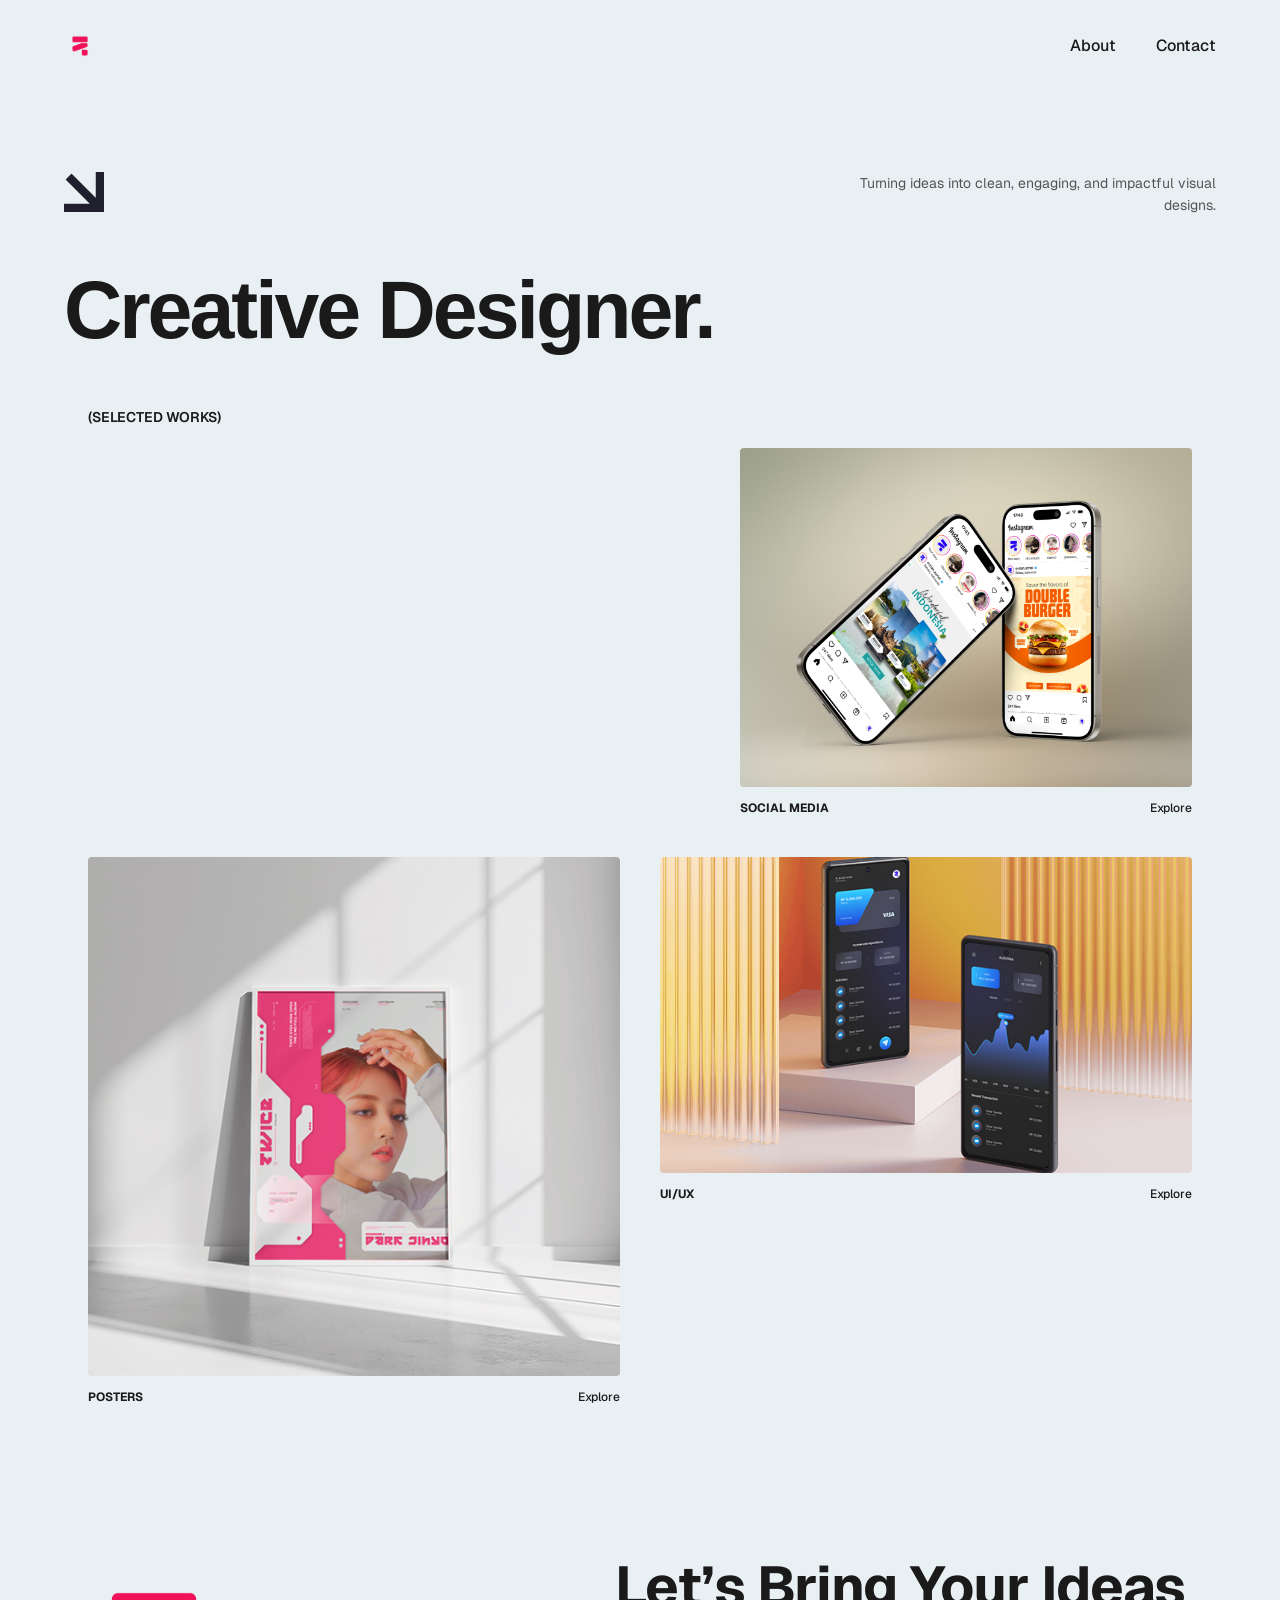
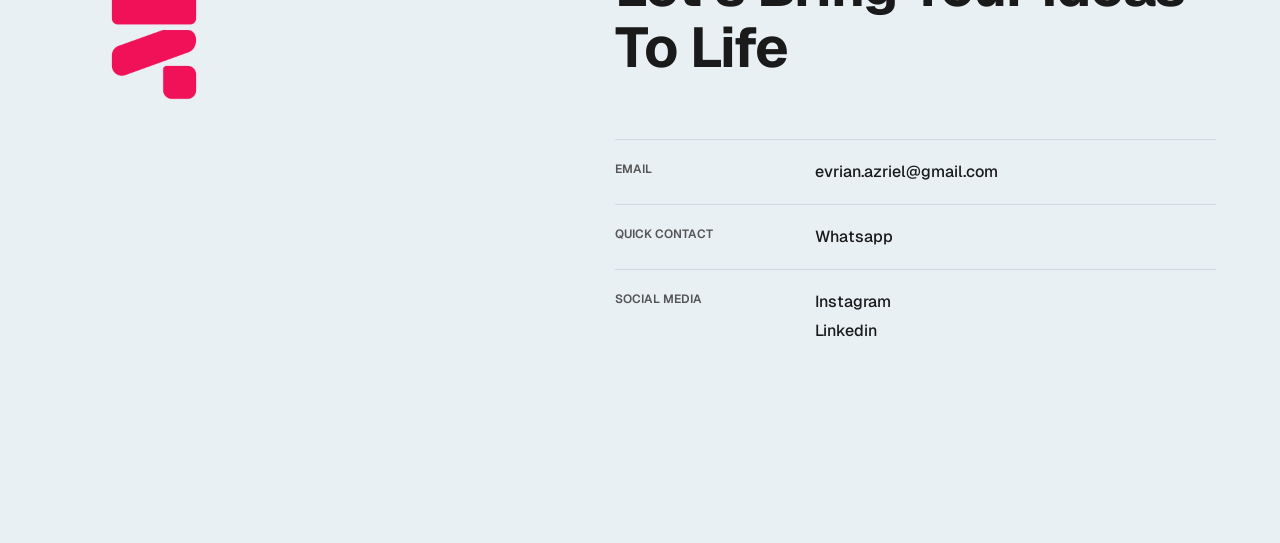
<file: index.html>
<!DOCTYPE html>
<html lang="id">
<head>
    <meta charset="UTF-8">
    <meta name="viewport" content="width=device-width, initial-scale=1.0">
    <title>Portfolio - Creative Designer</title>
    <link rel="stylesheet" href="global.css">
    <link rel="stylesheet" href="style.css">
</head>
<body>

    <header class="container">
        <nav class="navbar">
            <div class="logo">
                <img src="assets/logo.png" alt="Logo">
            </div>
            <ul class="nav-links">
                <li><a href="about.html">About</a></li>
                <li><a href="#">Contact</a></li>
            </ul>
        </nav>
    </header>

    <main class="container">
        <section class="hero">
            <div class="hero-top">
                <img src="assets/arrow-down.png" alt="Arrow" class="hero-arrow">
                <p class="hero-desc">
                    Turning ideas into clean, engaging, and impactful visual designs.
                </p>
            </div>
            <h1 class="hero-title">Creative Designer.</h1>
        </section>

        <h2 class="section-label container">(SELECTED WORKS)</h2>
        
        <section class="works container">
            <div class="work-item social-media">
                <div class="work-image">
                    <img src="assets/social-media.png" alt="Social Media">
                </div>
                <div class="work-info">
                    <span>SOCIAL MEDIA</span>
                    <a href="sosmed.html" class="explore">Explore</a>
                </div>
            </div>

            <div class="work-item posters">
                <div class="work-image">
                    <img src="assets/posters.png" alt="Posters">
                </div>
                <div class="work-info">
                    <span>POSTERS</span>
                    <a href="poster.html" class="explore">Explore</a>
                </div>
            </div>

            <div class="work-item uiux">
                <div class="work-image">
                    <img src="assets/uiux.png" alt="UI/UX">
                </div>
                <div class="work-info">
                    <span>UI/UX</span>
                    <a href="uiux.html" class="explore">Explore</a>
                </div>
            </div>
        </section>
    </main>

    
    <footer class="footer container">
        <div class="footer-content">
            <!-- Logo besar di sebelah kiri -->
            <div class="footer-left">
                <img src="assets/logo-large.png" alt="Logo" class="large-footer-logo">
            </div>
            
            <!-- Informasi kontak di sebelah kanan -->
            <div class="footer-right">
                <h2 class="footer-heading">Let’s Bring Your Ideas To Life</h2>
                
                <div class="contact-grid">
                    <div class="contact-item">
                        <span class="contact-label">EMAIL</span>
                        <a href="mailto:evrian.azriel@gmail.com" class="contact-value">evrian.azriel@gmail.com</a>
                    </div>
                    
                    <div class="contact-item">
                        <span class="contact-label">QUICK CONTACT</span>
                        <a href="http://wa.me/628211223562" class="contact-value">Whatsapp</a>
                    </div>
                    
                    <div class="contact-item">
                        <span class="contact-label">SOCIAL MEDIA</span>
                        <div class="social-group">
                            <a href="https://www.instagram.com/evrianazriel/" class="contact-value">Instagram</a>
                            <a href="https://www.linkedin.com/in/evrian-azriel-faisal-a718a0289" class="contact-value">Linkedin</a>
                        </div>
                    </div>
                </div>
            </div>
        </div>
    </footer>


</body>
</html>
</file>
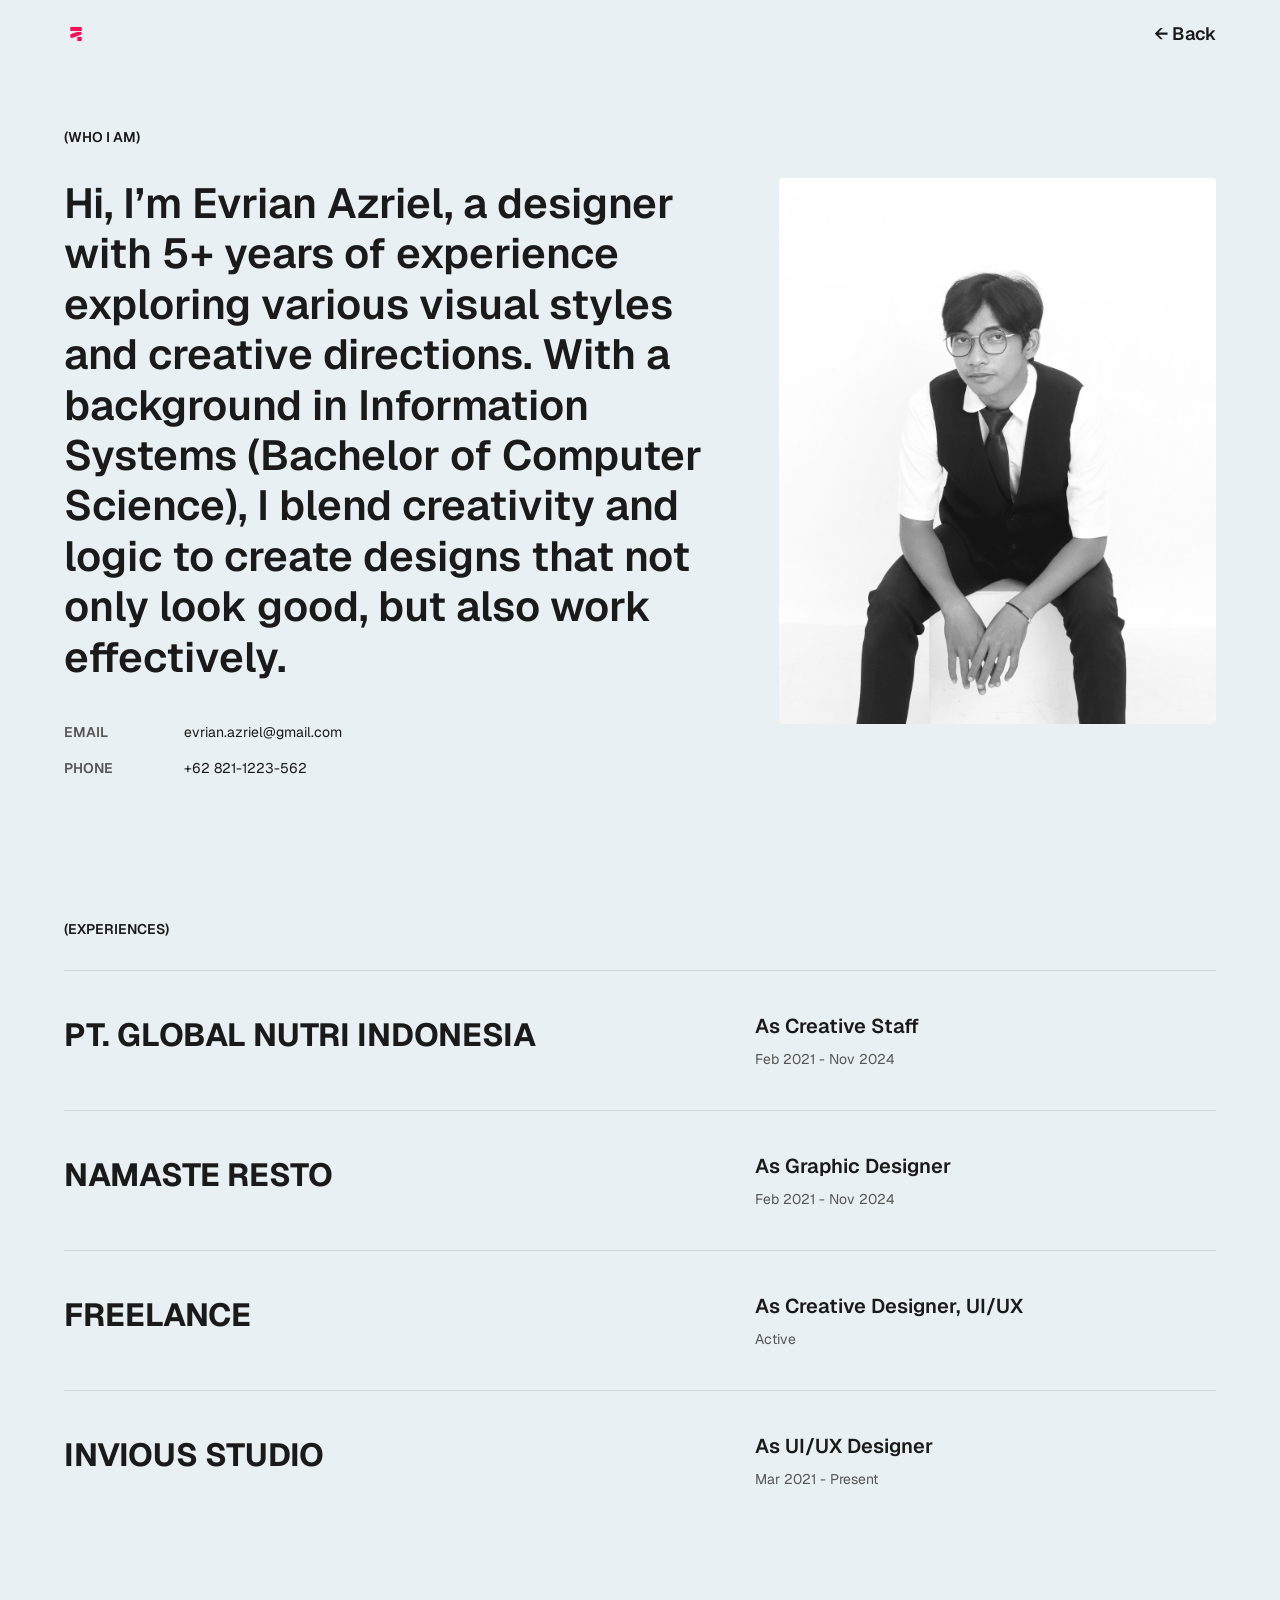
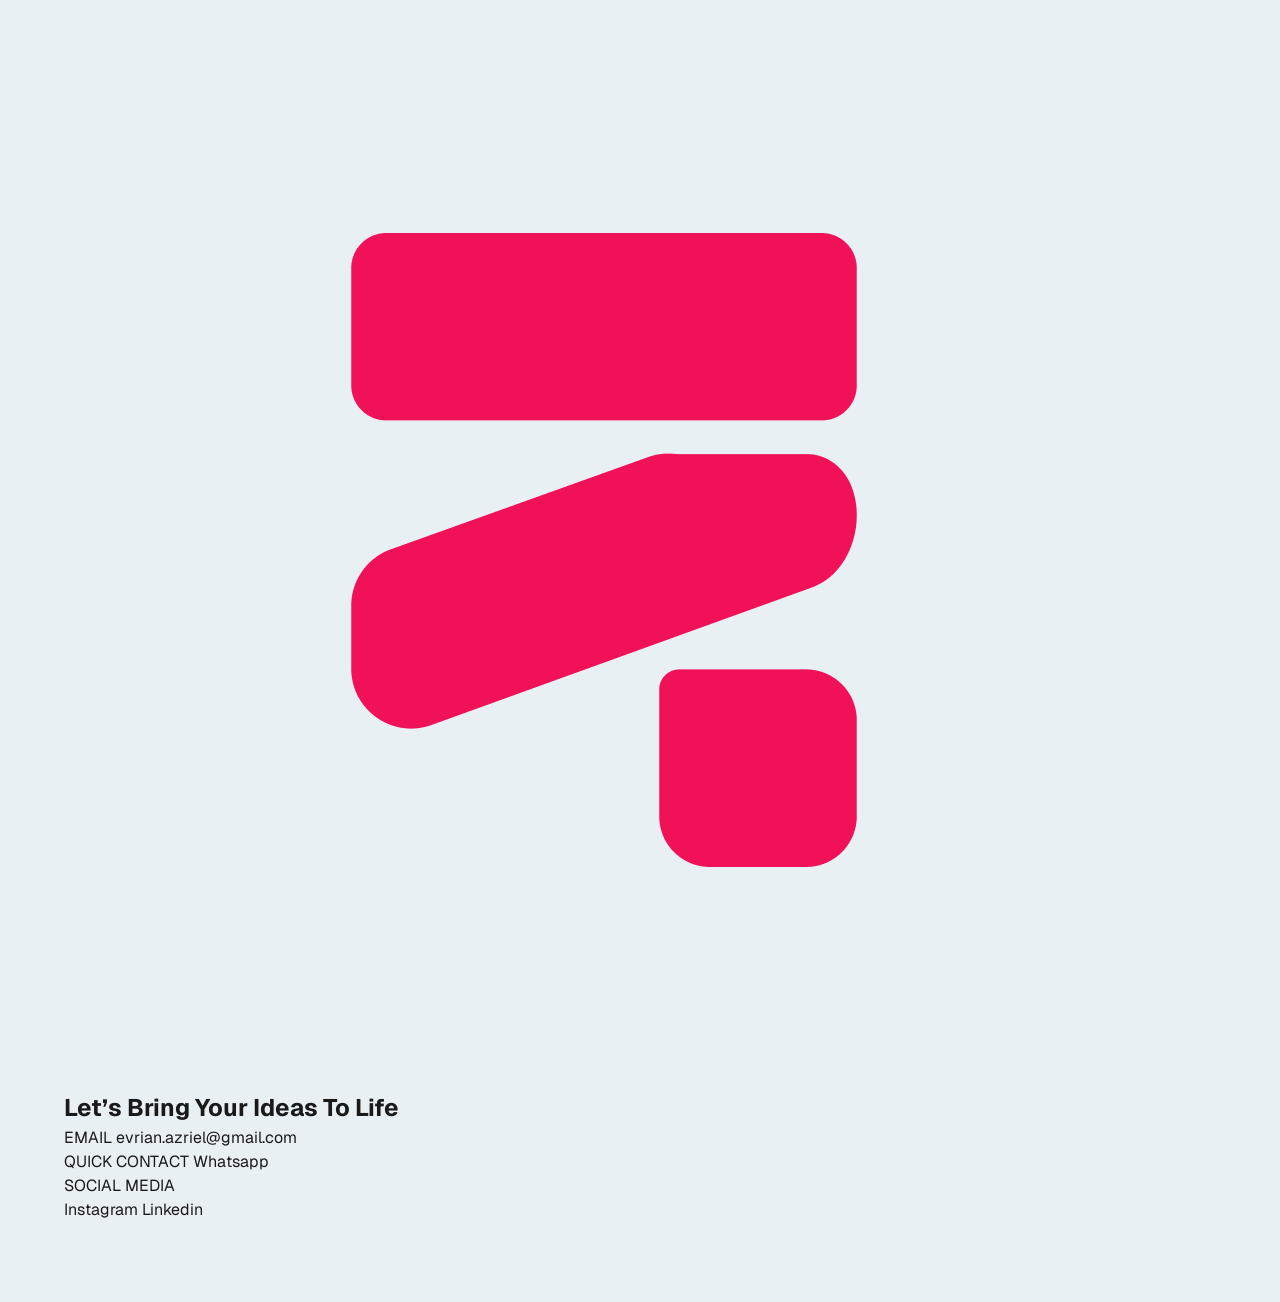
<file: about.html>
<!DOCTYPE html>
<html lang="id">
<head>
    <meta charset="UTF-8">
    <meta name="viewport" content="width=device-width, initial-scale=1.0">
    <title>About - Creative Designer</title>
    <link rel="stylesheet" href="global.css">
    <link rel="stylesheet" href="about.css">
</head>
<body>

    <header class="container">
        <nav class="navbar">
            <div class="logo">
                <img src="assets/logo.png" alt="Logo">
            </div>
            <ul class="nav-links">
                <!-- Nav Contact dihapus, hanya ada tombol Back -->
                <li><a href="index.html" class="back-btn">← Back</a></li>
            </ul>
        </nav>
    </header>

    <main class="container">
        <section class="who-i-am">
            <span class="section-label">(WHO I AM)</span>
            <div class="intro-grid">
                <div class="intro-text">
                    <h1 class="main-intro">
                        Hi, I’m Evrian Azriel, a designer with 5+ years of experience
exploring various visual styles and creative directions.
With a background in Information Systems (Bachelor of Computer
Science), I blend creativity and logic to create designs that
not only look good, but also work effectively.

                    </h1>
                    <div class="personal-info">
                        <div class="info-row">
                            <span class="info-label">EMAIL</span>
                            <a href="mailto:evrian.azriel@gmail.com">evrian.azriel@gmail.com</a>
                        </div>
                        <div class="info-row">
                            <span class="info-label">PHONE</span>
                            <span>+62 821-1223-562</span>
                        </div>
                    </div>
                </div>
                <div class="intro-image">
                    <img src="assets/profile.png" alt="Profile Photo">
                </div>
            </div>
        </section>

        <section class="experiences">
            <span class="section-label">(EXPERIENCES)</span>
            <div class="experience-list">
                <div class="exp-item">
                    <h2 class="company">PT. GLOBAL NUTRI INDONESIA</h2>
                    <div class="role-details">
                        <span class="role">As Creative Staff</span>
                        <span class="period">Feb 2021 - Nov 2024</span>
                    </div>
                </div>
                <div class="exp-item">
                    <h2 class="company">NAMASTE RESTO</h2>
                    <div class="role-details">
                        <span class="role">As Graphic Designer</span>
                        <span class="period">Feb 2021 - Nov 2024</span>
                    </div>
                </div>
                <div class="exp-item">
                    <h2 class="company">FREELANCE</h2>
                    <div class="role-details">
                        <span class="role">As Creative Designer, UI/UX</span>
                        <span class="period">Active</span>
                    </div>
                </div>
                <div class="exp-item">
                    <h2 class="company">INVIOUS STUDIO</h2>
                    <div class="role-details">
                        <span class="role">As UI/UX Designer</span>
                        <span class="period">Mar 2021 - Present</span>
                    </div>
                </div>
            </div>
        </section>
    </main>

    <!-- Footer disamakan persis dengan index.html -->
    <footer class="footer container">
        <div class="footer-content">
            <!-- Logo besar di sebelah kiri -->
            <div class="footer-left">
                <img src="assets/logo-large.png" alt="Logo" class="large-footer-logo">
            </div>
            
            <!-- Informasi kontak di sebelah kanan -->
            <div class="footer-right">
                <h2 class="footer-heading">Let’s Bring Your Ideas To Life</h2>
                
                <div class="contact-grid">
                    <div class="contact-item">
                        <span class="contact-label">EMAIL</span>
                        <a href="mailto:evrian.azriel@gmail.com" class="contact-value">evrian.azriel@gmail.com</a>
                    </div>
                    
                    <div class="contact-item">
                        <span class="contact-label">QUICK CONTACT</span>
                        <a href="#" class="contact-value">Whatsapp</a>
                    </div>
                    
                    <div class="contact-item">
                        <span class="contact-label">SOCIAL MEDIA</span>
                        <div class="social-group">
                            <a href="https://www.instagram.com/evrianazriel/" class="contact-value">Instagram</a>
                            <a href="https://www.linkedin.com/in/evrian-azriel-faisal-a718a0289" class="contact-value">Linkedin</a>
                        </div>
                    </div>
                </div>
            </div>
        </div>
    </footer>

</body>
</html>
</file>
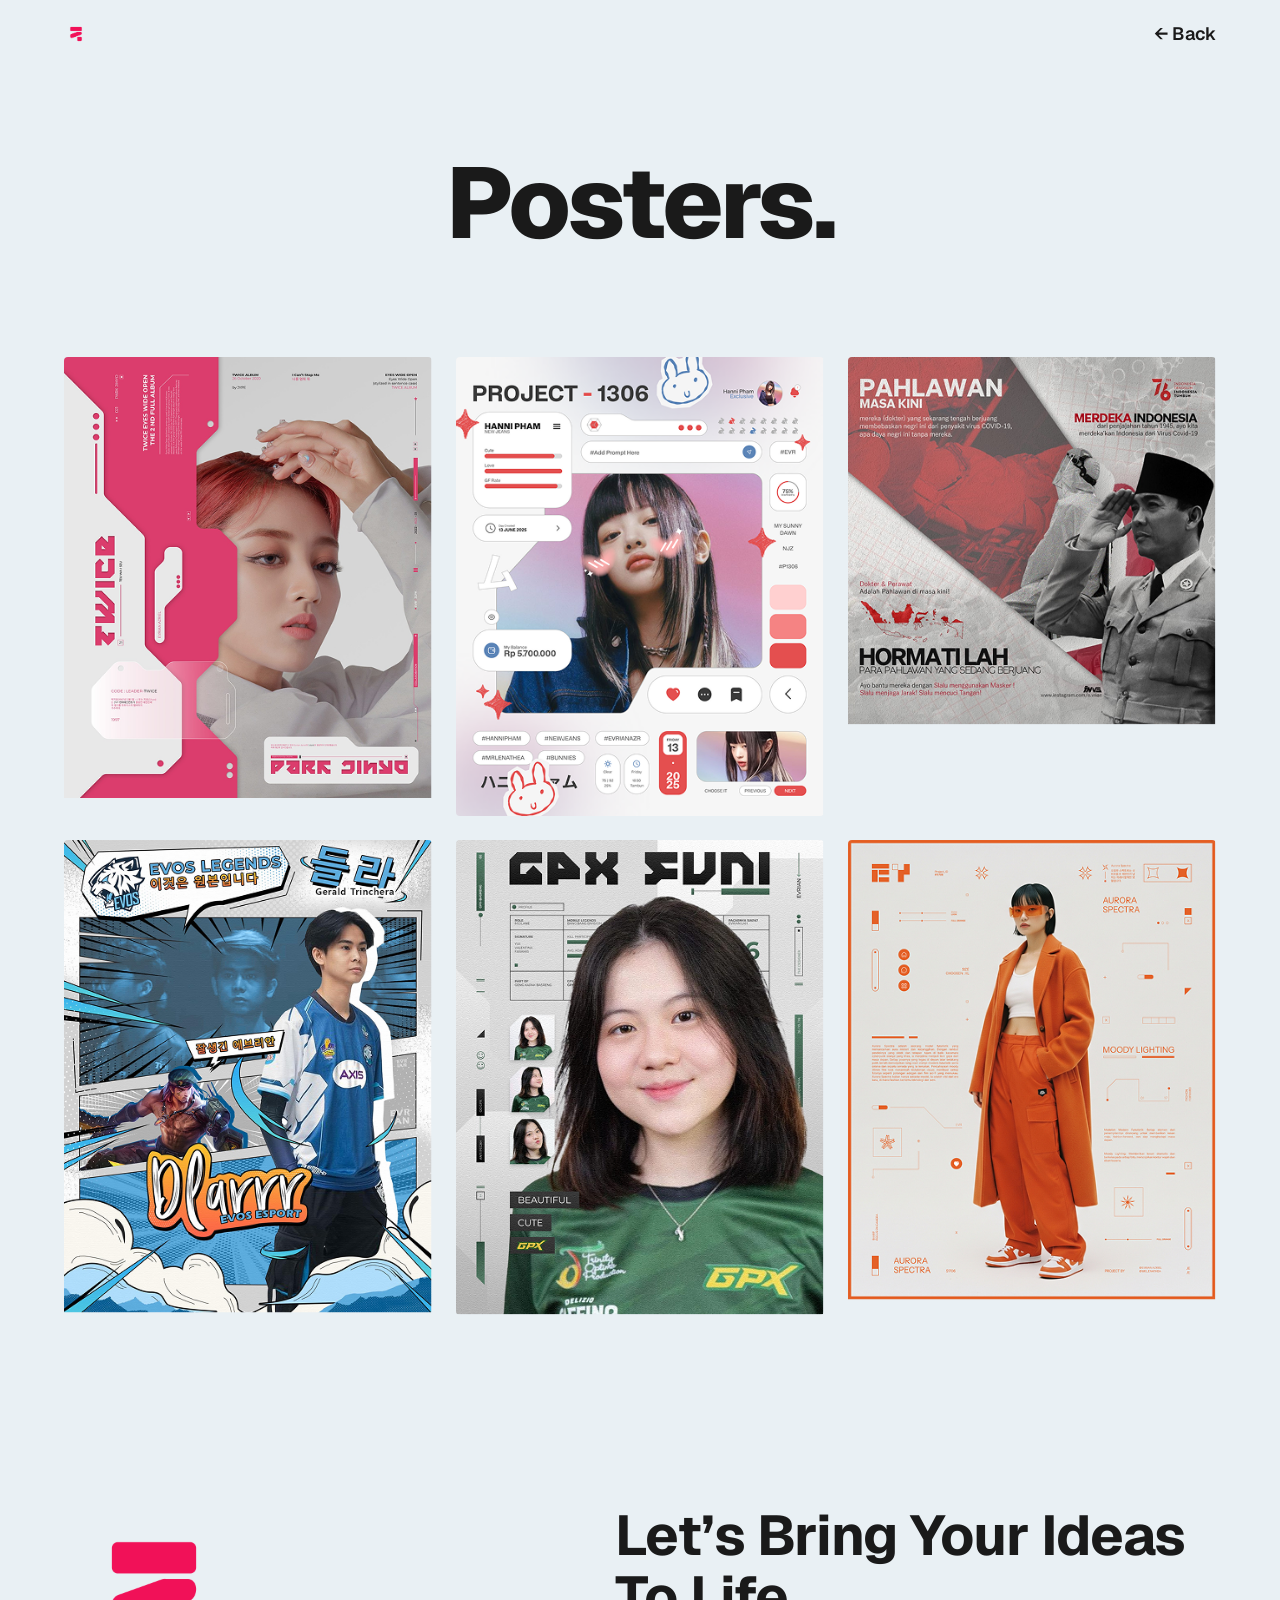
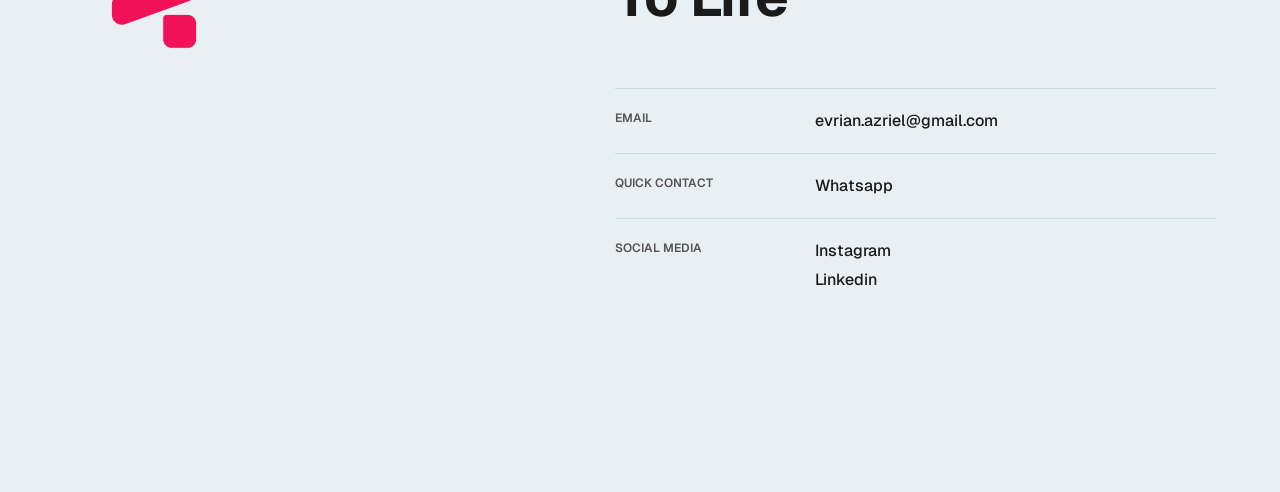
<file: poster.html>
<!DOCTYPE html>
<html lang="id">
<head>
    <meta charset="UTF-8">
    <meta name="viewport" content="width=device-width, initial-scale=1.0">
    <title>Posters Portfolio - Creative Designer</title>
    <link rel="stylesheet" href="global.css">
    <link rel="stylesheet" href="poster.css">
</head>
<body>

    <header class="container">
        <nav class="navbar">
            <div class="logo">
                <img src="assets/logo.png" alt="Logo">
            </div>
            <ul class="nav-links">
                <li><a href="index.html" class="back-btn">← Back</a></li>
            </ul>
        </nav>
    </header>

    <main class="container">
        <section class="hero-section">
            <h1 class="page-title">Posters.</h1>
        </section>

        <section class="poster-gallery">
            <div class="poster-grid">
                <div class="grid-item">
                    <img src="assets/posters-1.png" alt="Twice Poster Design">
                </div>
                <div class="grid-item">
                    <img src="assets/posters-2.png" alt="UI Style Poster">
                </div>
                <div class="grid-item">
                    <img src="assets/posters-3.png" alt="Historical Figure Poster">
                </div>

                <div class="grid-item">
                    <img src="assets/posters-4.png" alt="Esports Poster 1">
                </div>
                <div class="grid-item">
                    <img src="assets/posters-5.png" alt="Esports Poster 2">
                </div>
                <div class="grid-item">
                    <img src="assets/posters-6.png" alt="Fashion Concept Poster">
                </div>
            </div>
        </section>
    </main>

    <footer class="footer container">
        <div class="footer-content">
            <!-- Logo besar di sebelah kiri -->
            <div class="footer-left">
                <img src="assets/logo-large.png" alt="Logo" class="large-footer-logo">
            </div>
            
            <!-- Informasi kontak di sebelah kanan -->
            <div class="footer-right">
                <h2 class="footer-heading">Let’s Bring Your Ideas To Life</h2>
                
                <div class="contact-grid">
                    <div class="contact-item">
                        <span class="contact-label">EMAIL</span>
                        <a href="mailto:evrian.azriel@gmail.com" class="contact-value">evrian.azriel@gmail.com</a>
                    </div>
                    
                    <div class="contact-item">
                        <span class="contact-label">QUICK CONTACT</span>
                        <a href="https://wa.me/628211223562" class="contact-value">Whatsapp</a>
                    </div>
                    
                    <div class="contact-item">
                        <span class="contact-label">SOCIAL MEDIA</span>
                        <div class="social-group">
                            <a href="https://www.instagram.com/evrianazriel/" class="contact-value">Instagram</a>
                            <a href="https://www.linkedin.com/in/evrian-azriel-faisal-a718a0289" class="contact-value">Linkedin</a>
                        </div>
                    </div>
                </div>
            </div>
        </div>
    </footer>

</body>
</html>
</file>
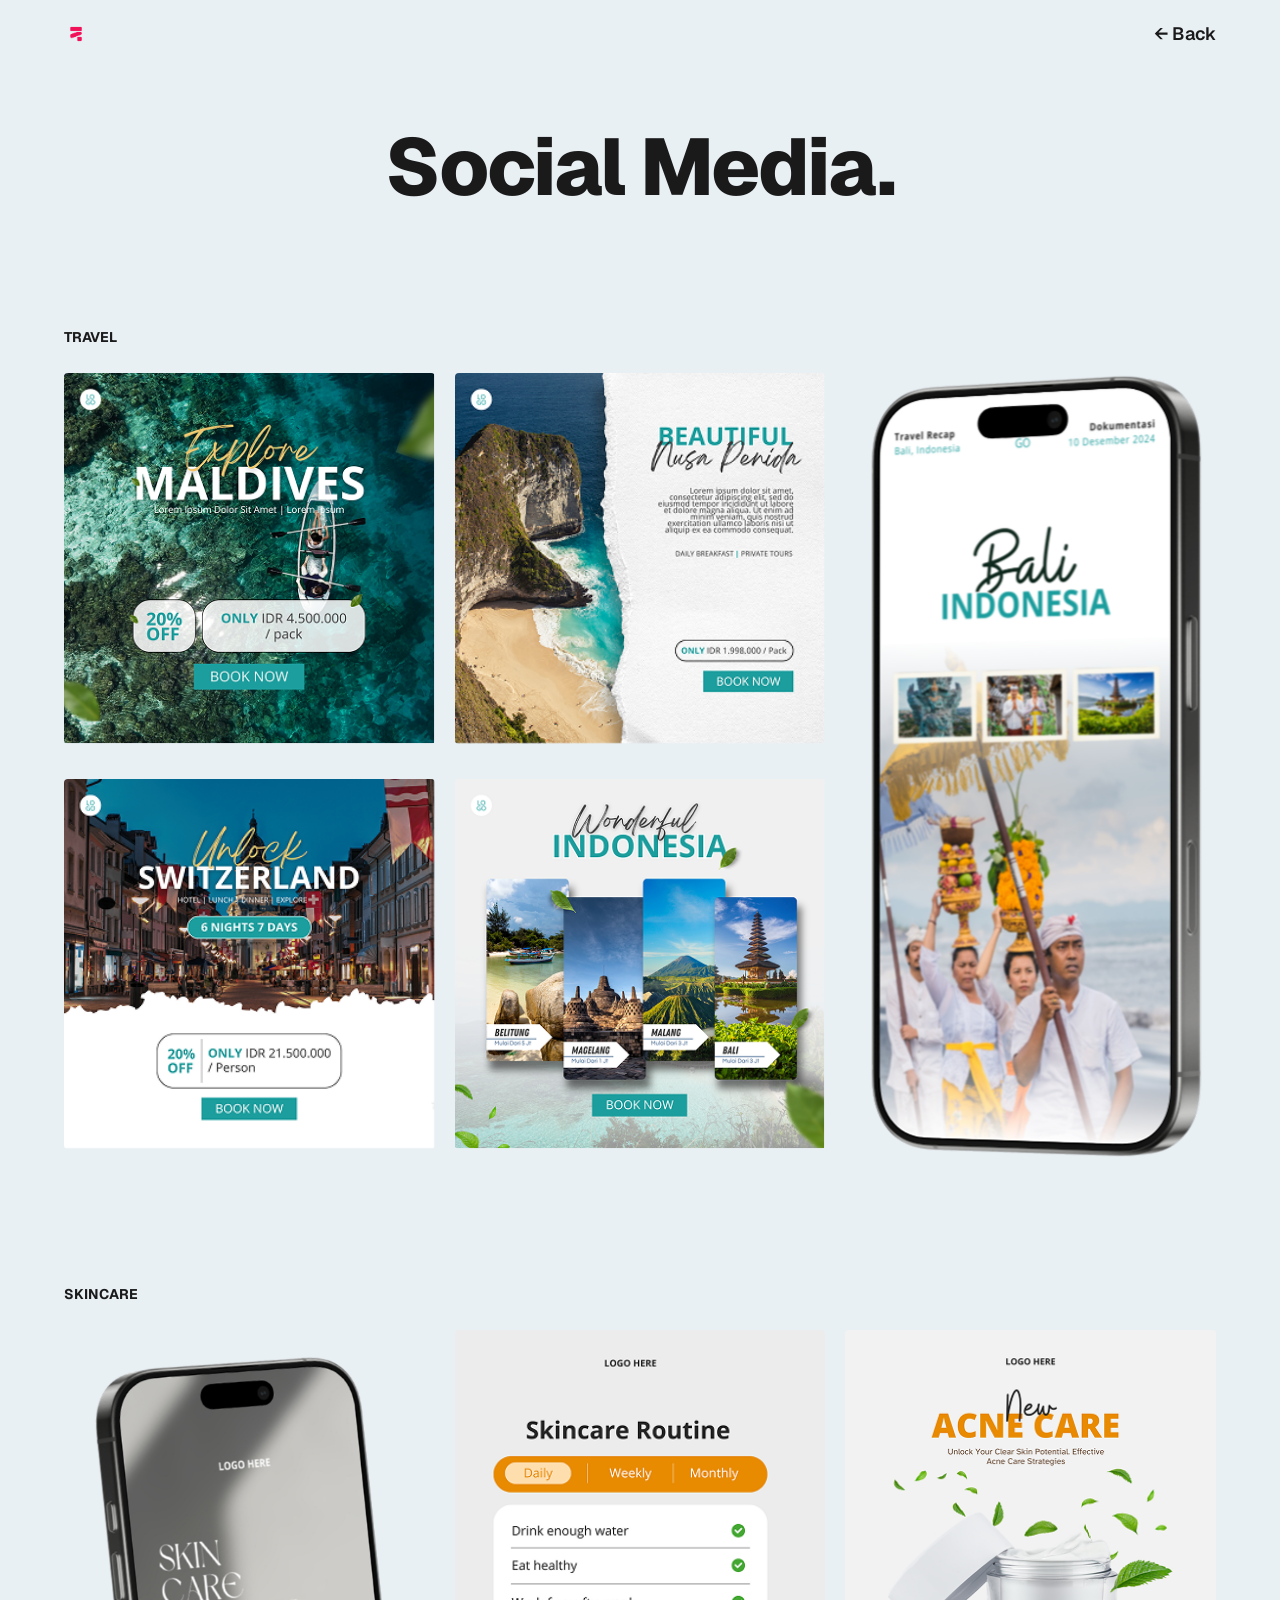
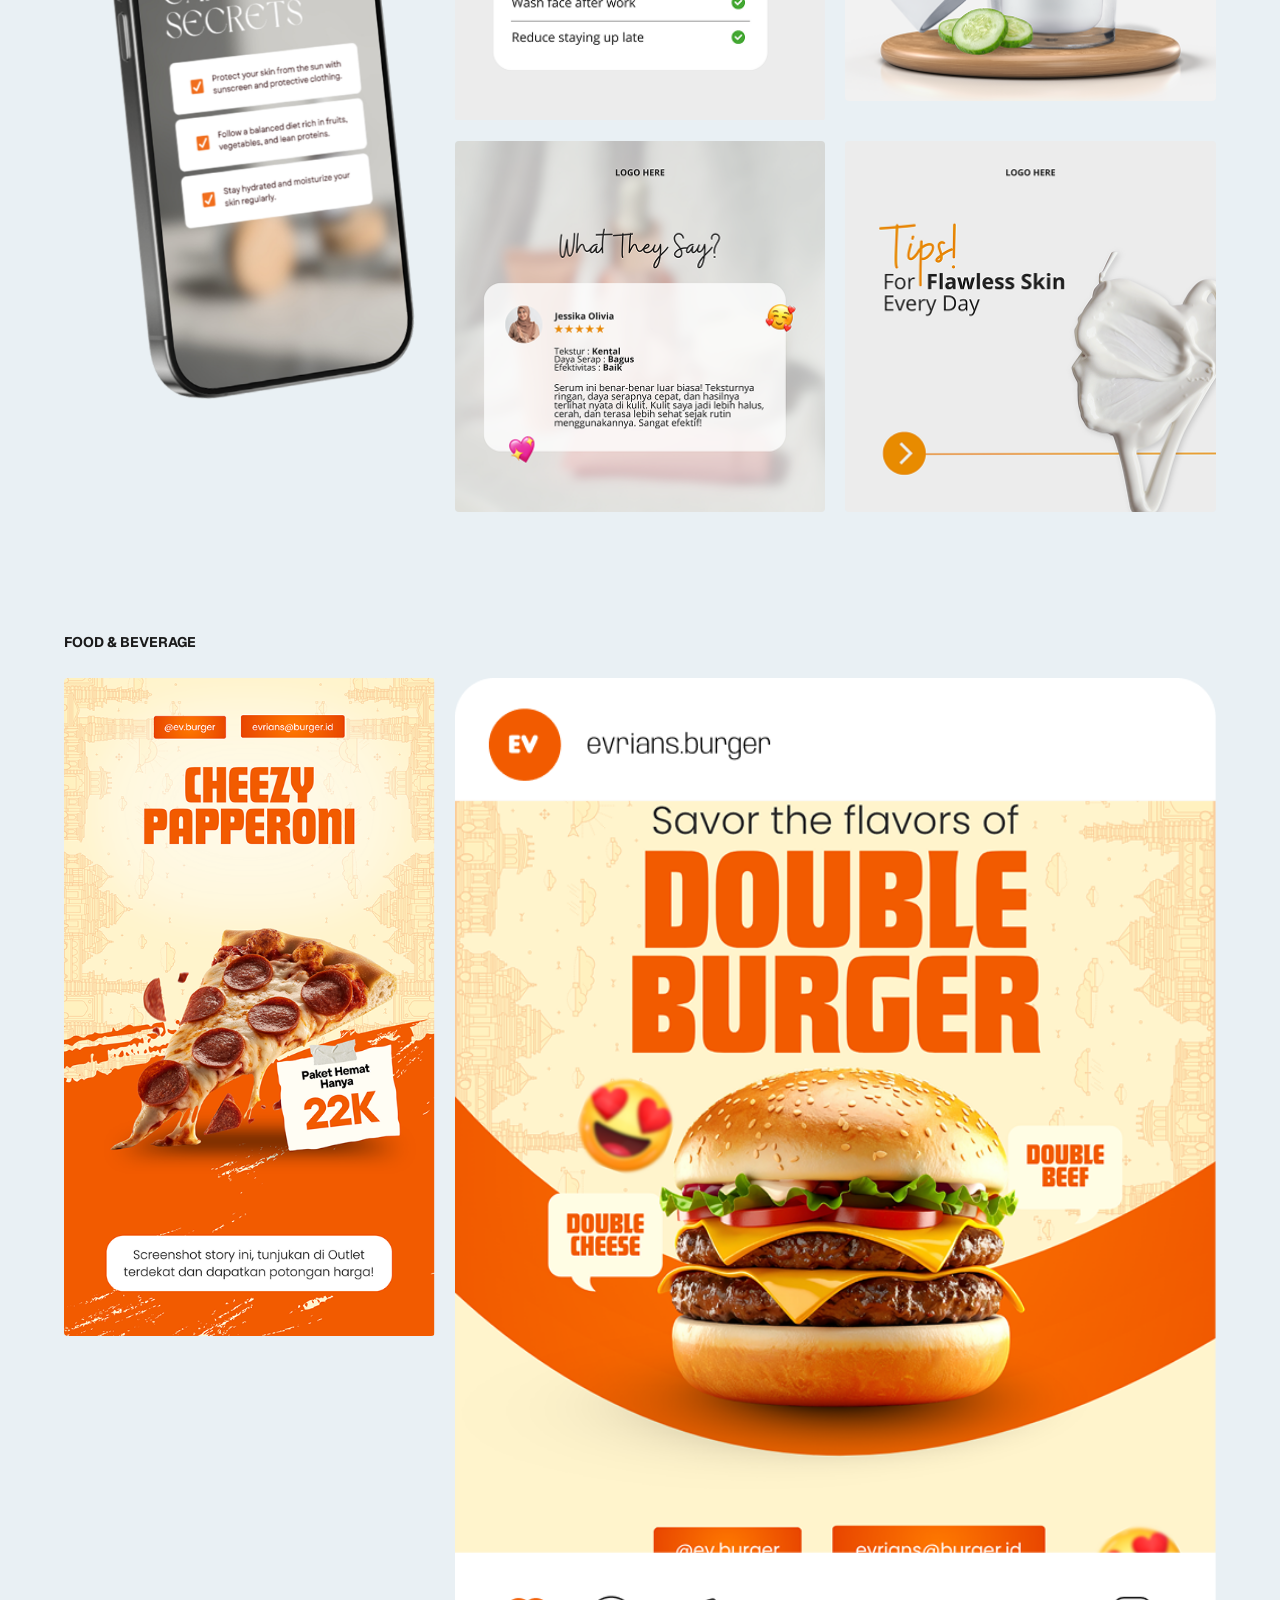
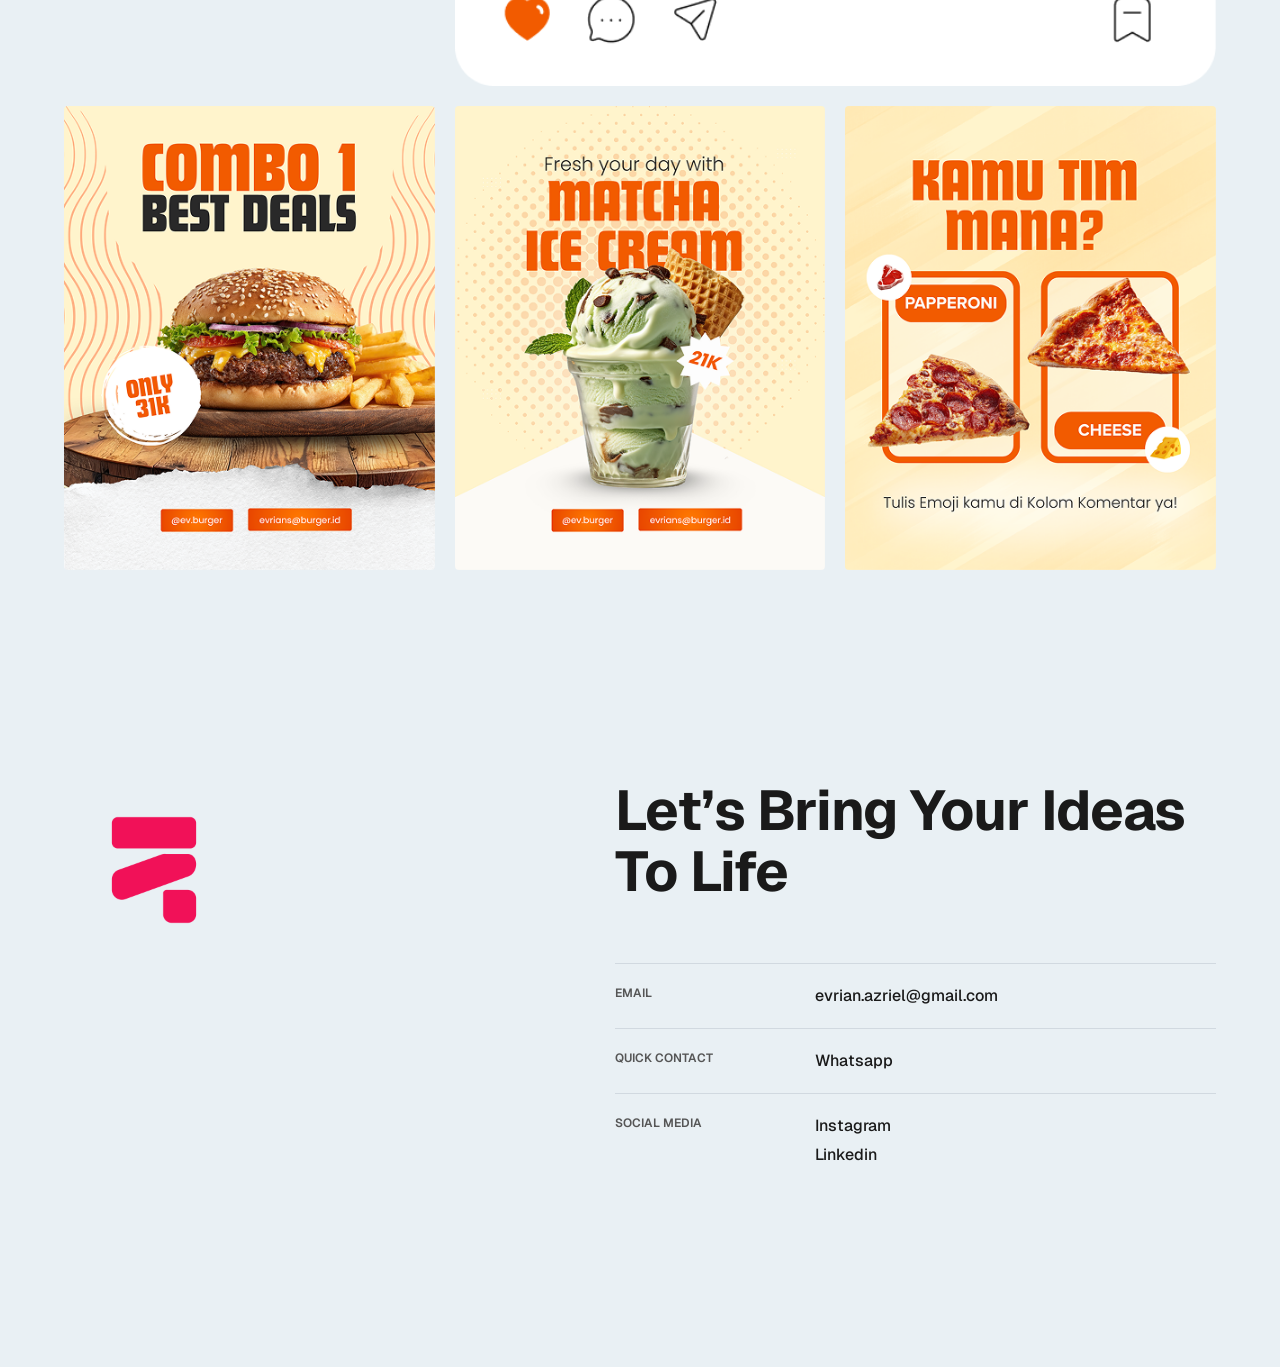
<file: sosmed.html>
<!DOCTYPE html>
<html lang="id">
<head>
    <meta charset="UTF-8">
    <meta name="viewport" content="width=device-width, initial-scale=1.0">
    <title>Social Media Portfolio - Creative Designer</title>
    <link rel="stylesheet" href="global.css">
    <link rel="stylesheet" href="sosmed.css">
</head>
<body>

    <header class="container">
        <nav class="navbar">
            <div class="logo">
                <img src="assets/logo.png" alt="Logo">
            </div>
            <ul class="nav-links">
                <li><a href="index.html" class="back-btn">← Back</a></li>
            </ul>
        </nav>
    </header>

    <main class="container">
        <section class="hero-section">
            <h1 class="page-title">Social Media.</h1>
        </section>

        <!-- Category: Travel -->
        <section class="category">
            <div class="category-header">
                <span class="category-name">TRAVEL</span>
            </div>
            <div class="gallery-grid travel-grid">
                <div class="grid-item">
                    <img src="assets/travel-1.jpg" alt="Travel Work 1">
                </div>
                <div class="grid-item">
                    <img src="assets/travel-2.jpg" alt="Travel Work 2">
                </div>
                <div class="grid-item">
                    <img src="assets/travel-3.jpg" alt="Travel Work 3">
                </div>
                <div class="grid-item">
                    <img src="assets/travel-4.jpg" alt="Travel Work 4">
                </div>
                <div class="grid-item mobile-mockup">
                    <img src="assets/travel-phone.png" alt="Travel Phone Mockup">
                </div>
            </div>
        </section>

        <!-- Category: Skincare -->
        <section class="category">
            <div class="category-header">
                <span class="category-name">SKINCARE</span>
            </div>
            <div class="gallery-grid skincare-grid">
                <div class="grid-item mobile-mockup">
                    <img src="assets/skincare-phone.png" alt="Skincare Phone Mockup">
                </div>
                <div class="grid-item">
                    <img src="assets/skincare-1.jpg" alt="Skincare Work 1">
                </div>
                <div class="grid-item">
                    <img src="assets/skincare-2.jpg" alt="Skincare Work 2">
                </div>
                <div class="grid-item">
                    <img src="assets/skincare-3.jpg" alt="Skincare Work 3">
                </div>
                <div class="grid-item">
                    <img src="assets/skincare-4.jpg" alt="Skincare Work 4">
                </div>
            </div>
        </section>

        <!-- Category: Food & Beverage -->
        <section class="category">
            <div class="category-header">
                <span class="category-name">Food & Beverage</span>
            </div>
            <div class="gallery-grid fnb-grid">
                <!-- Baris Atas: Story di kiri, Post di kanan -->
                <div class="grid-item fnb-story">
                    <img src="assets/fnb1.png" alt="F&B Story">
                </div>
                <div class="grid-item fnb-post">
                    <img src="assets/fnb2.png" alt="F&B Post">
                </div>
                <!-- Baris Bawah: 3 Sejajar -->
                <div class="grid-item fnb-bottom">
                    <img src="assets/fnb3.png" alt="F&B Work 3">
                </div>
                <div class="grid-item fnb-bottom">
                    <img src="assets/fnb4.png" alt="F&B Work 4">
                </div>
                <div class="grid-item fnb-bottom">
                    <img src="assets/fnb5.png" alt="F&B Work 5">
                </div>
            </div>
        </section>
    </main>

    <footer class="footer container">
        <div class="footer-content">
            <!-- Logo besar di sebelah kiri -->
            <div class="footer-left">
                <img src="assets/logo-large.png" alt="Logo" class="large-footer-logo">
            </div>
            
            <!-- Informasi kontak di sebelah kanan -->
            <div class="footer-right">
                <h2 class="footer-heading">Let’s Bring Your Ideas To Life</h2>
                
                <div class="contact-grid">
                    <div class="contact-item">
                        <span class="contact-label">EMAIL</span>
                        <a href="mailto:evrian.azriel@gmail.com" class="contact-value">evrian.azriel@gmail.com</a>
                    </div>
                    
                    <div class="contact-item">
                        <span class="contact-label">QUICK CONTACT</span>
                        <a href="https://wa.me/628211223562" class="contact-value">Whatsapp</a>
                    </div>
                    
                    <div class="contact-item">
                        <span class="contact-label">SOCIAL MEDIA</span>
                        <div class="social-group">
                            <a href="https://www.instagram.com/evrianazriel/" class="contact-value">Instagram</a>
                            <a href="https://www.linkedin.com/in/evrian-azriel-faisal-a718a0289" class="contact-value">Linkedin</a>
                        </div>
                    </div>
                </div>
            </div>
        </div>
    </footer>

</body>
</html>
</file>
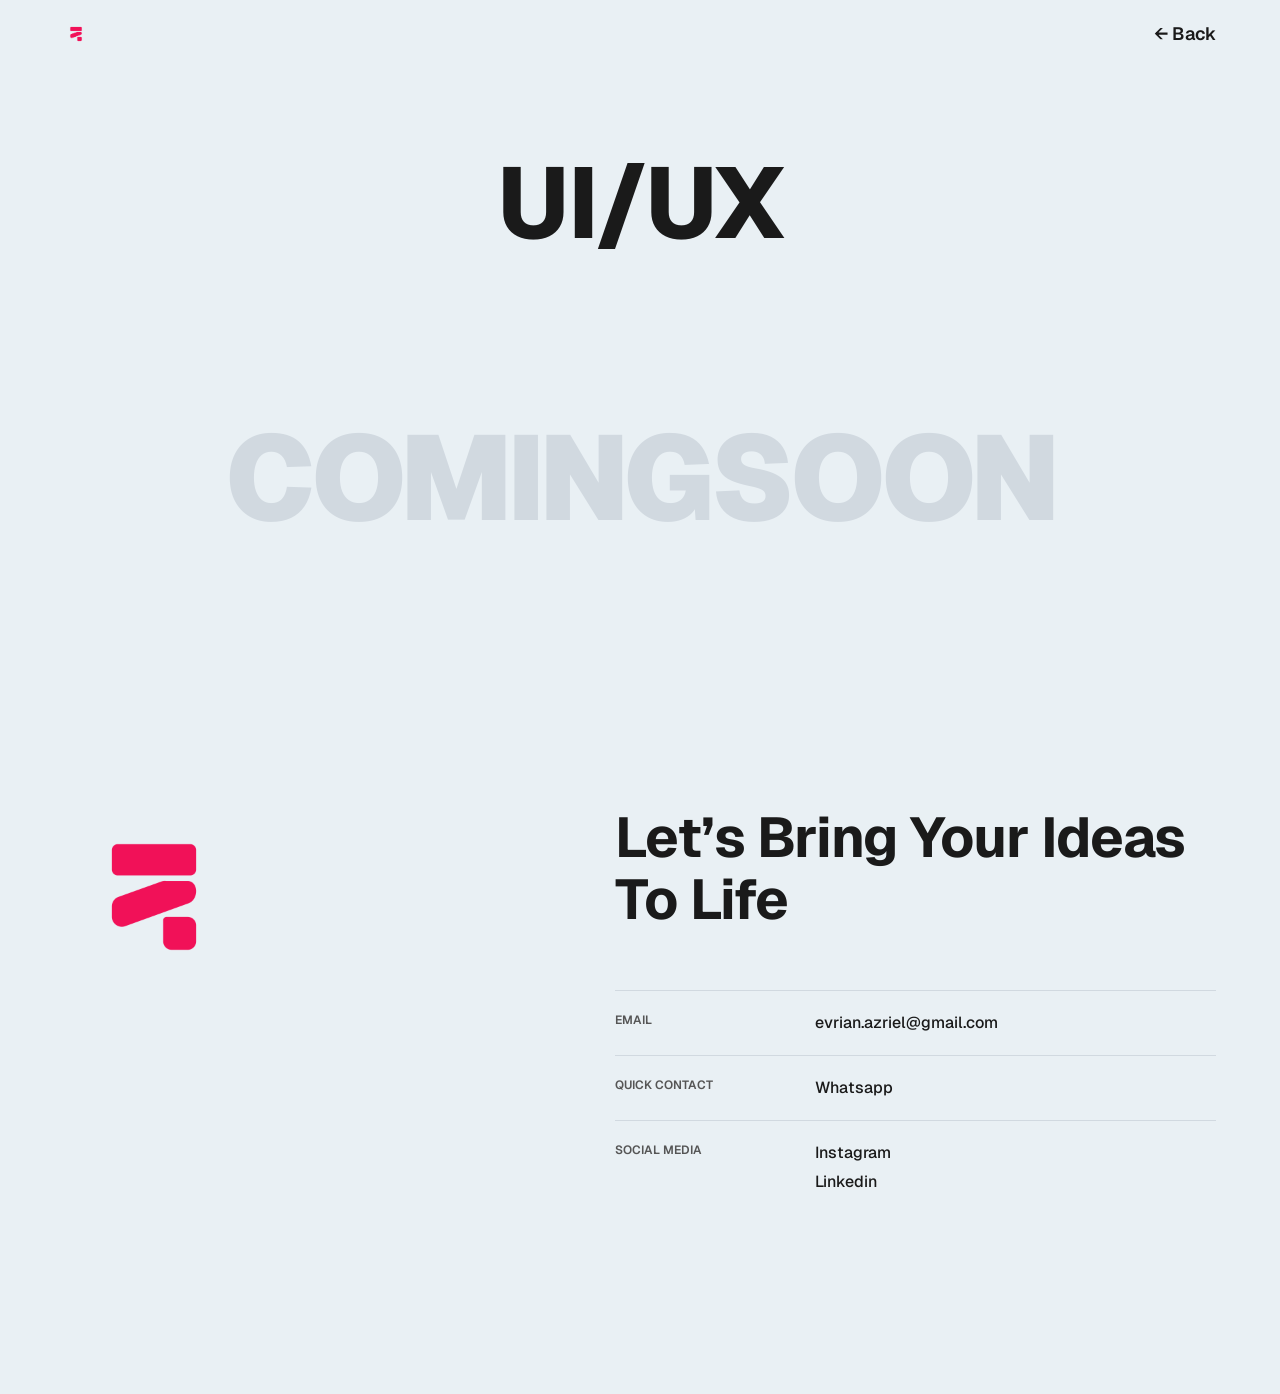
<file: uiux.html>
<!DOCTYPE html>
<html lang="id">
<head>
    <meta charset="UTF-8">
    <meta name="viewport" content="width=device-width, initial-scale=1.0">
    <title>UI/UX Portfolio - Creative Designer</title>
    <link rel="stylesheet" href="global.css">
    <link rel="stylesheet" href="uiux.css">
</head>
<body>

    <header class="container">
        <nav class="navbar">
            <div class="logo">
                <img src="assets/logo.png" alt="Logo">
            </div>
            <ul class="nav-links">
                <li><a href="index.html" class="back-btn">← Back</a></li>
            </ul>
        </nav>
    </header>

    <main class="container">
        <section class="hero-section">
            <h1 class="page-title">UI/UX</h1>
        </section>

        <section class="status-container">
            <h2 class="coming-soon-text">COMINGSOON</h2>
        </section>
    </main>

    <footer class="footer container">
        <div class="footer-content">
            <div class="footer-left">
                <img src="assets/logo-large.png" alt="Logo" class="large-footer-logo">
            </div>
            <div class="footer-right">
                <h2 class="footer-heading">Let’s Bring Your Ideas To Life</h2>
                <div class="contact-grid">
                    <div class="contact-item">
                        <span class="contact-label">EMAIL</span>
                        <a href="mailto:evrian.azriel@gmail.com" class="contact-value">evrian.azriel@gmail.com</a>
                    </div>
                    <div class="contact-item">
                        <span class="contact-label">QUICK CONTACT</span>
                        <a href="https://wa.me/628211223562" class="contact-value">Whatsapp</a>
                    </div>
                    <div class="contact-item">
                        <span class="contact-label">SOCIAL MEDIA</span>
                        <div class="social-group">
                            <a href="https://www.instagram.com/evrianazriel/" class="contact-value">Instagram</a>
                            <a href="https://www.linkedin.com/in/evrian-azriel-faisal-a718a0289" class="contact-value">Linkedin</a>
                        </div>
                    </div>
                </div>
            </div>
        </div>
    </footer>

</body>
</html>
</file>
<file: global.css>
/* GLOBAL CSS - Variables & Reset */
:root {
    --bg-color: #e9f0f4;
    --text-primary: #1a1a1a;
    --text-secondary: #555;
    --accent-color: #ff1e56;
    --font-main: 'Inter', sans-serif;
    --container-width: 1200px;
    --spacing-lg: 80px;
    --spacing-md: 40px;
    --spacing-sm: 20px;
}

* {
    margin: 0;
    padding: 0;
    box-sizing: border-box;
}

body {
    background-color: var(--bg-color);
    color: var(--text-primary);
    font-family: var(--font-main);
    line-height: 1.5;
    padding-bottom: var(--spacing-lg);
}

.container {
    max-width: var(--container-width);
    margin: 0 auto;
    padding: 0 24px;
}

a {
    text-decoration: none;
    color: inherit;
    transition: opacity 0.2s;
}

a:hover {
    opacity: 0.7;
}

img {
    max-width: 100%;
    display: block;
}

ul {
    list-style: none;
}
</file>
<file: style.css>
@import url('https://fonts.googleapis.com/css2?family=Geist:wght@100..900&display=swap');

body { font-family: 'Geist', sans-serif; background-color: #e9f0f4; color: #1a1a1a; margin: 0; }

.container { max-width: 1200px; margin: 0 auto; padding: 0 24px; }

/* Navbar */
.navbar { display: flex; justify-content: space-between; align-items: center; padding: 30px 0; }
.logo img { height: 32px; }
.nav-links { display: flex; gap: 40px; font-weight: 500; list-style: none; }
.nav-links a { text-decoration: none; color: inherit; }

/* Hero Section */
.hero { margin-top: 80px; margin-bottom: 60px; }
.hero-top { display: flex; justify-content: space-between; align-items: flex-start; margin-bottom: 20px; }
.hero-arrow { width: 40px; }
.hero-desc { max-width: 400px; font-size: 14px; color: #555; text-align: right; line-height: 1.6; }

.hero-title {
    font-family: 'ITC Avant Garde Std', 'Inter', sans-serif; 
    font-size: clamp(40px, 6.3vw, 150px);
    font-weight: 800;
    letter-spacing: -3px;
    line-height: 0.9;
    white-space: nowrap;
    width: 100%;
    margin-top: 5%;
}

/* Works Grid */
.works { display: grid; grid-template-columns: 1fr 1fr; gap: 40px; margin-top: 20px; }
.section-label { font-size: 14px; font-weight: 600; margin-top: 40px; }

/* Menyelaraskan teks dengan lebar gambar yang diperkecil */
.work-item.social-media { 
    grid-column: 2; 
    grid-row: 1; 
    align-self: end;
    display: flex;
    flex-direction: column;
    align-items: flex-end; /* Menyelaraskan seluruh item ke kanan */
}

.work-item.social-media .work-image,
.work-item.social-media .work-info {
    width: 85%; /* Lebar yang sama antara gambar dan teks info */
}

.work-item.posters { grid-column: 1; grid-row: 2; }
.work-item.uiux { grid-column: 2; grid-row: 2; }

.work-image { background: #d1d9e0; border-radius: 4px; overflow: hidden; margin-bottom: 12px; }
.work-image img { width: 100%; height: auto; display: block; }

.work-info { 
    display: flex; 
    justify-content: space-between; 
    align-items: center; 
    font-size: 12px; 
    font-weight: 700; 
    text-transform: uppercase;
}

.explore { font-weight: 500; text-transform: none; text-decoration: none; color: inherit; }

/* Footer */
.footer { margin-top: 150px; padding-bottom: 100px; }
.footer-content { display: flex; justify-content: space-between; align-items: flex-start; gap: 50px; }
.footer-left { flex: 1; }
.large-footer-logo { width: 180px; height: auto; }
.footer-right { flex: 1.2; }
.footer-heading { font-size: 56px; font-weight: 700; line-height: 1.1; margin-bottom: 60px; letter-spacing: -1px; }
.contact-grid { display: flex; flex-direction: column; }
.contact-item { display: grid; grid-template-columns: 200px 1fr; padding: 20px 0; border-top: 1px solid #d1d9e0; }
.contact-label { font-size: 12px; font-weight: 600; color: #555; text-transform: uppercase; }
.contact-value { font-size: 16px; font-weight: 500; text-decoration: none; color: #1a1a1a; }
.social-group { display: flex; flex-direction: column; gap: 5px; }
</file>
<file: about.css>
@import url('https://fonts.googleapis.com/css2?family=Geist:wght@100..900&display=swap');

body { font-family: 'Geist', sans-serif; background-color: #e9f0f4; color: #1a1a1a; margin: 0; }
.container { max-width: 1200px; margin: 0 auto; padding: 0 24px; }

/* Navbar */
.navbar { display: flex; justify-content: space-between; align-items: center; padding: 20px 0; }
.logo img { height: 24px; width: auto; }
.nav-links { list-style: none; padding: 0; margin: 0; }
.nav-links a { text-decoration: none; color: inherit; font-weight: 600; font-size: 18px; }

/* Section Styling */
.section-label { display: block; font-size: 14px; font-weight: 600; margin-bottom: 30px; text-transform: uppercase; }

/* Who I Am Section */
.who-i-am { padding: 60px 0; }
.intro-grid { display: grid; grid-template-columns: 1.5fr 1fr; gap: 60px; align-items: flex-start; }
.main-intro { font-size: clamp(24px, 3.5vw, 42px); font-weight: 600; line-height: 1.2; margin-bottom: 40px; }
.personal-info { display: flex; flex-direction: column; gap: 15px; }
.info-row { display: grid; grid-template-columns: 120px 1fr; font-size: 14px; }
.info-label { font-weight: 600; color: #555; }
.intro-image img { width: 100%; height: auto; filter: grayscale(100%); border-radius: 4px; }

/* Experiences Section */
.experiences { padding: 80px 0; }
.experience-list { display: flex; flex-direction: column; }
.exp-item { display: flex; justify-content: space-between; align-items: flex-start; padding: 40px 0; border-top: 1px solid rgba(0,0,0,0.1); }
.company { font-size: 32px; font-weight: 700; flex: 1; margin: 0; }
.role-details { flex: 0 0 40%; display: flex; flex-direction: column; gap: 8px; }
.role { font-size: 20px; font-weight: 600; }
.period { font-size: 14px; color: #555; }

/* Responsive untuk HP / Mobile (Maksimal lebar layar 768px) */
@media screen and (max-width: 768px) {
  .footer {
    margin-top: 80px; /* Dikurangi agar tidak terlalu kosong di HP */
    padding-bottom: 50px;
  }

  .footer-content {
    flex-direction: column; /* Mengubah susunan kiri-kanan menjadi atas-bawah */
    gap: 40px;
  }

  .footer-heading {
    font-size: 32px; /* Mengecilkan ukuran font headline yang tadinya 56px */
    margin-bottom: 40px;
  }

  .contact-item {
    /* Mengubah grid 2 kolom (label & value) menjadi menumpuk vertikal */
    grid-template-columns: 1fr; 
    gap: 8px; 
    padding: 15px 0;
  }

  .contact-label {
    font-size: 11px; /* Sedikit penyesuaian ukuran teks */
  }

  .contact-value {
    font-size: 15px;
  }
}
</file>
<file: poster.css>
@import url('https://fonts.googleapis.com/css2?family=Geist:wght@100..900&display=swap');

body { font-family: 'Geist', sans-serif; background-color: #e9f0f4; color: #1a1a1a; margin: 0; }
.container { max-width: 1200px; margin: 0 auto; padding: 0 24px; }

/* Navbar */
.navbar { display: flex; justify-content: space-between; align-items: center; padding: 20px 0; }
.logo img { height: 24px; width: auto; }
.nav-links { list-style: none; padding: 0; margin: 0; }
.nav-links a { text-decoration: none; color: inherit; font-weight: 600; font-size: 18px; }

/* Hero Section */
.hero-section { padding: 60px 0 40px; text-align: center; }
.page-title { font-size: 100px; font-weight: 800; margin: 0; letter-spacing: -3px; }

/* Poster Grid */
.poster-gallery { padding: 40px 0; }
.poster-grid { 
    display: grid; 
    grid-template-columns: repeat(3, 1fr); 
    gap: 24px; 
}

/* Hover Effect: Membesar sedikit */
.grid-item { 
    overflow: hidden; 
    border-radius: 4px; 
    transition: transform 0.4s cubic-bezier(0.25, 1, 0.5, 1);
    background: transparent;
}

.grid-item img { 
    width: 100%; 
    height: auto; 
    display: block; 
}

.grid-item:hover {
    transform: scale(1.03);
    z-index: 2;
}

/* Footer */
.footer { margin-top: 150px; padding-bottom: 100px; }
.footer-content { display: flex; justify-content: space-between; align-items: flex-start; gap: 50px; }
.footer-left { flex: 1; }
.large-footer-logo { width: 180px; height: auto; }
.footer-right { flex: 1.2; }
.footer-heading { font-size: 56px; font-weight: 700; line-height: 1.1; margin-bottom: 60px; letter-spacing: -1px; }
.contact-grid { display: flex; flex-direction: column; }
.contact-item { display: grid; grid-template-columns: 200px 1fr; padding: 20px 0; border-top: 1px solid #d1d9e0; }
.contact-label { font-size: 12px; font-weight: 600; color: #555; text-transform: uppercase; }
.contact-value { font-size: 16px; font-weight: 500; text-decoration: none; color: #1a1a1a; }
.social-group { display: flex; flex-direction: column; gap: 5px; }
</file>
<file: sosmed.css>
@import url('https://fonts.googleapis.com/css2?family=Geist:wght@100..900&display=swap');

body { font-family: 'Geist', sans-serif; background-color: #e9f0f4; color: #1a1a1a; margin: 0; }
.container { max-width: 1200px; margin: 0 auto; padding: 0 24px; }

/* Navbar */
.navbar { display: flex; justify-content: space-between; align-items: center; padding: 20px 0; }
.logo img { height: 24px; width: auto; }
.nav-links { list-style: none; padding: 0; margin: 0; }
.nav-links a { text-decoration: none; color: inherit; font-weight: 600; font-size: 18px; }

/* Page Hero */
.hero-section { padding: 40px 0; text-align: center; }
.page-title { font-size: 80px; font-weight: 800; margin: 0; letter-spacing: -2px; }

/* Category Layouts */
.category { padding: 60px 0; }
.category-header { display: flex; justify-content: space-between; align-items: center; margin-bottom: 25px; }
.category-name { font-size: 14px; font-weight: 700; text-transform: uppercase; }

/* General Grid Settings */
.gallery-grid { 
    display: grid; 
    gap: 20px; 
    align-items: flex-start; /* Pastikan gambar sejajar di atas */
}

/* Hover Effect */
.grid-item { 
    overflow: hidden; 
    border-radius: 4px; 
    transition: transform 0.4s cubic-bezier(0.25, 1, 0.5, 1);
    background: transparent; /* Hilangkan background abu-abu universal */
}

/* PERBAIKAN: Seluruh gambar terlihat penuh tanpa terpotong */
.grid-item img { 
    width: 100%; 
    height: auto; /* Biarkan tinggi menyesuaikan rasio asli */
    object-fit: contain; /* Seluruh gambar masuk dalam kontainer */
    display: block; 
}

.grid-item:hover { transform: scale(1.03); z-index: 2; }

/* Travel Grid Layout */
.travel-grid { grid-template-columns: repeat(3, 1fr); }
.travel-grid .mobile-mockup { grid-column: 3; grid-row: 1 / 3; }

/* Skincare Grid Layout */
.skincare-grid { grid-template-columns: repeat(3, 1fr); }
.skincare-grid .mobile-mockup { grid-column: 1; grid-row: 1 / 3; }

/* Food & Beverage Layout (Presisi seperti NEWPORTO-Sosmed.jpg) */
.fnb-grid {
    grid-template-columns: repeat(6, 1fr);
    grid-template-rows: auto auto; /* Tinggi baris menyesuaikan konten */
}

.fnb-story { grid-column: span 2; }
.fnb-post { grid-column: span 4; }
.fnb-bottom { grid-column: span 2; }

/* Footer */
.footer { margin-top: 150px; padding-bottom: 100px; }
.footer-content { display: flex; justify-content: space-between; align-items: flex-start; gap: 50px; }
.footer-left { flex: 1; }
.large-footer-logo { width: 180px; height: auto; }
.footer-right { flex: 1.2; }
.footer-heading { font-size: 56px; font-weight: 700; line-height: 1.1; margin-bottom: 60px; letter-spacing: -1px; }
.contact-grid { display: flex; flex-direction: column; }
.contact-item { display: grid; grid-template-columns: 200px 1fr; padding: 20px 0; border-top: 1px solid #d1d9e0; }
.contact-label { font-size: 12px; font-weight: 600; color: #555; text-transform: uppercase; }
.contact-value { font-size: 16px; font-weight: 500; text-decoration: none; color: #1a1a1a; }
.social-group { display: flex; flex-direction: column; gap: 5px; }
</file>
<file: uiux.css>
@import url('https://fonts.googleapis.com/css2?family=Geist:wght@100..900&display=swap');

body { font-family: 'Geist', sans-serif; background-color: #e9f0f4; color: #1a1a1a; margin: 0; }
.container { max-width: 1200px; margin: 0 auto; padding: 0 24px; }

/* Navbar */
.navbar { display: flex; justify-content: space-between; align-items: center; padding: 20px 0; }
.logo img { height: 24px; width: auto; }
.nav-links { list-style: none; padding: 0; margin: 0; }
.nav-links a { text-decoration: none; color: inherit; font-weight: 600; font-size: 18px; }

/* Hero Section */
.hero-section { padding: 60px 0 20px; text-align: center; }
.page-title { font-size: 100px; font-weight: 800; margin: 0; letter-spacing: -3px; }

/* Status Container (Coming Soon) */
.status-container {
    height: 40vh; /* Memberikan ruang vertikal yang cukup */
    display: flex;
    justify-content: center;
    align-items: center;
    text-align: center;
}

.coming-soon-text {
    font-size: 120px;
    font-weight: 900;
    color: #d1d9e0; /* Warna abu-abu muda sesuai gambar */
    letter-spacing: -5px;
    margin: 0;
    text-transform: uppercase;
    user-select: none;
}

/* Footer */
.footer { margin-top: 150px; padding-bottom: 100px; }
.footer-content { display: flex; justify-content: space-between; align-items: flex-start; gap: 50px; }
.footer-left { flex: 1; }
.large-footer-logo { width: 180px; height: auto; }
.footer-right { flex: 1.2; }
.footer-heading { font-size: 56px; font-weight: 700; line-height: 1.1; margin-bottom: 60px; letter-spacing: -1px; }
.contact-grid { display: flex; flex-direction: column; }
.contact-item { display: grid; grid-template-columns: 200px 1fr; padding: 20px 0; border-top: 1px solid #d1d9e0; }
.contact-label { font-size: 12px; font-weight: 600; color: #555; text-transform: uppercase; }
.contact-value { font-size: 16px; font-weight: 500; text-decoration: none; color: #1a1a1a; }
.social-group { display: flex; flex-direction: column; gap: 5px; }
</file>
